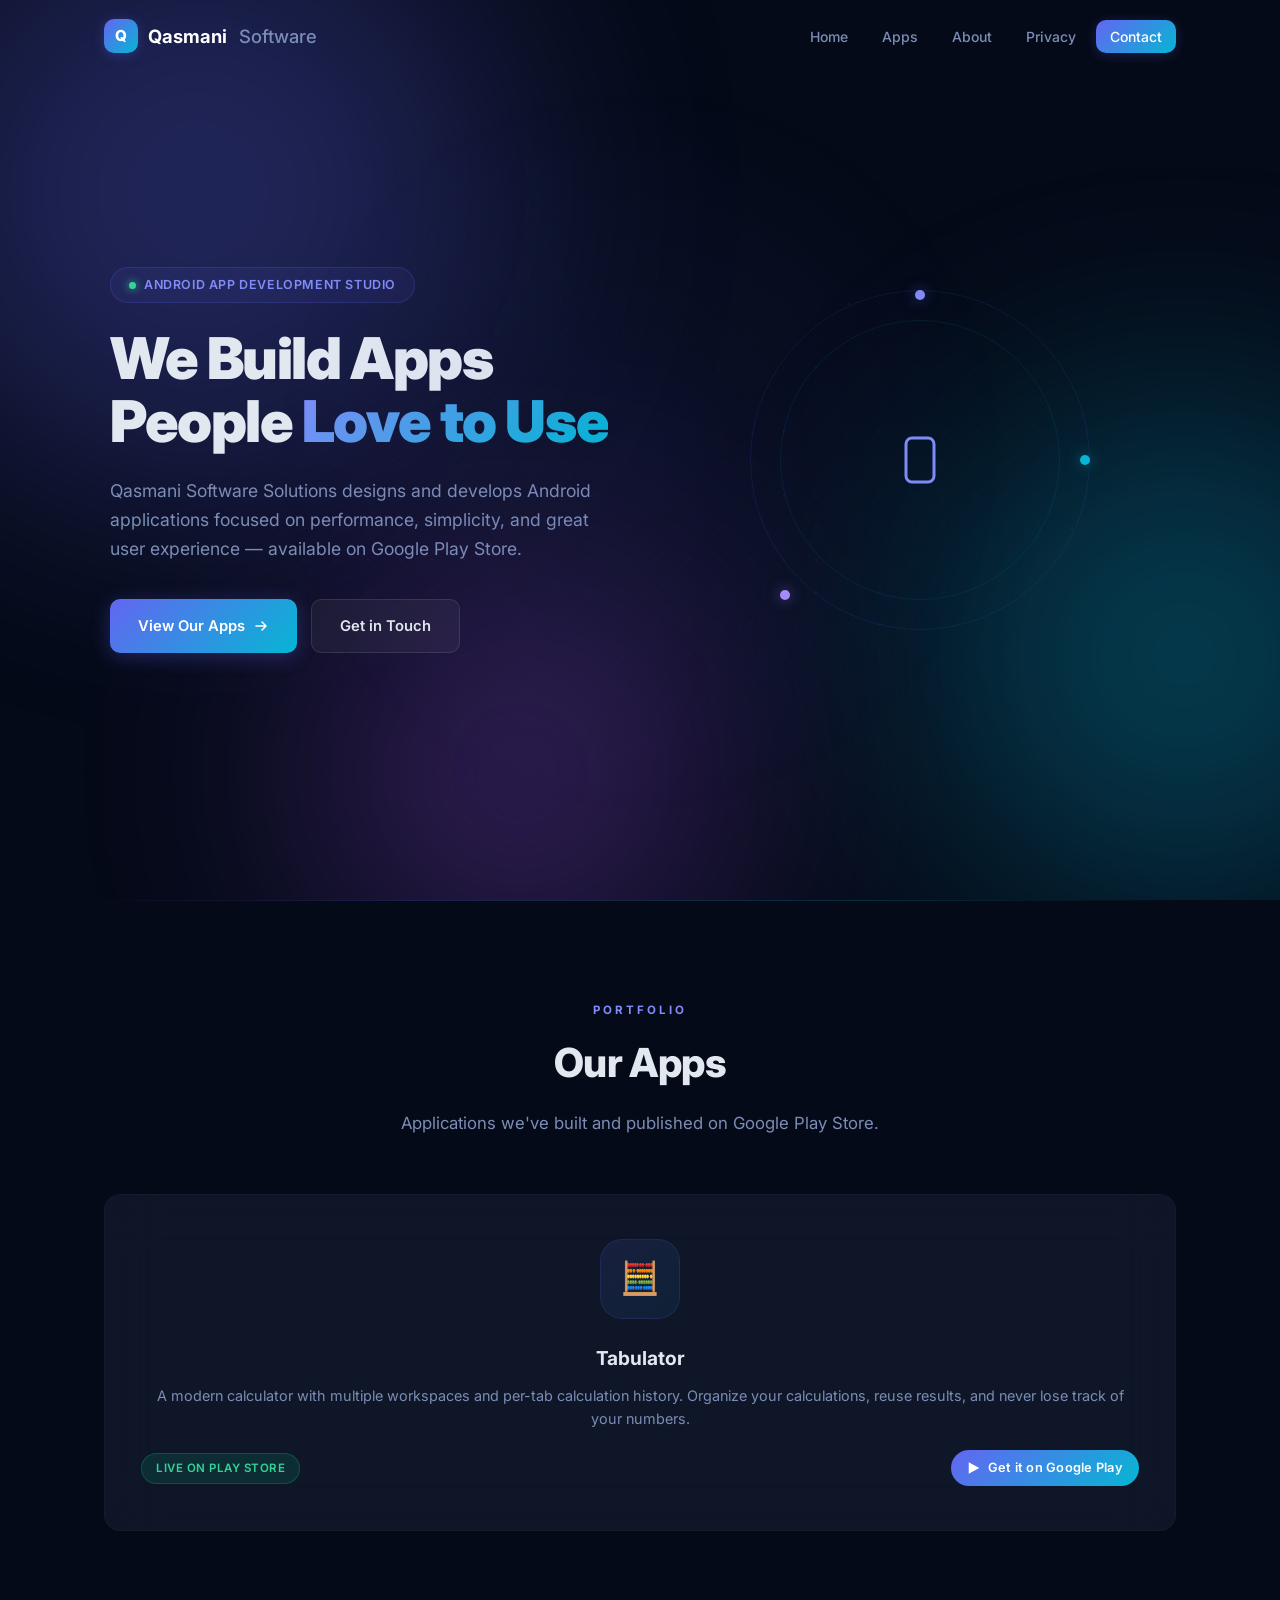
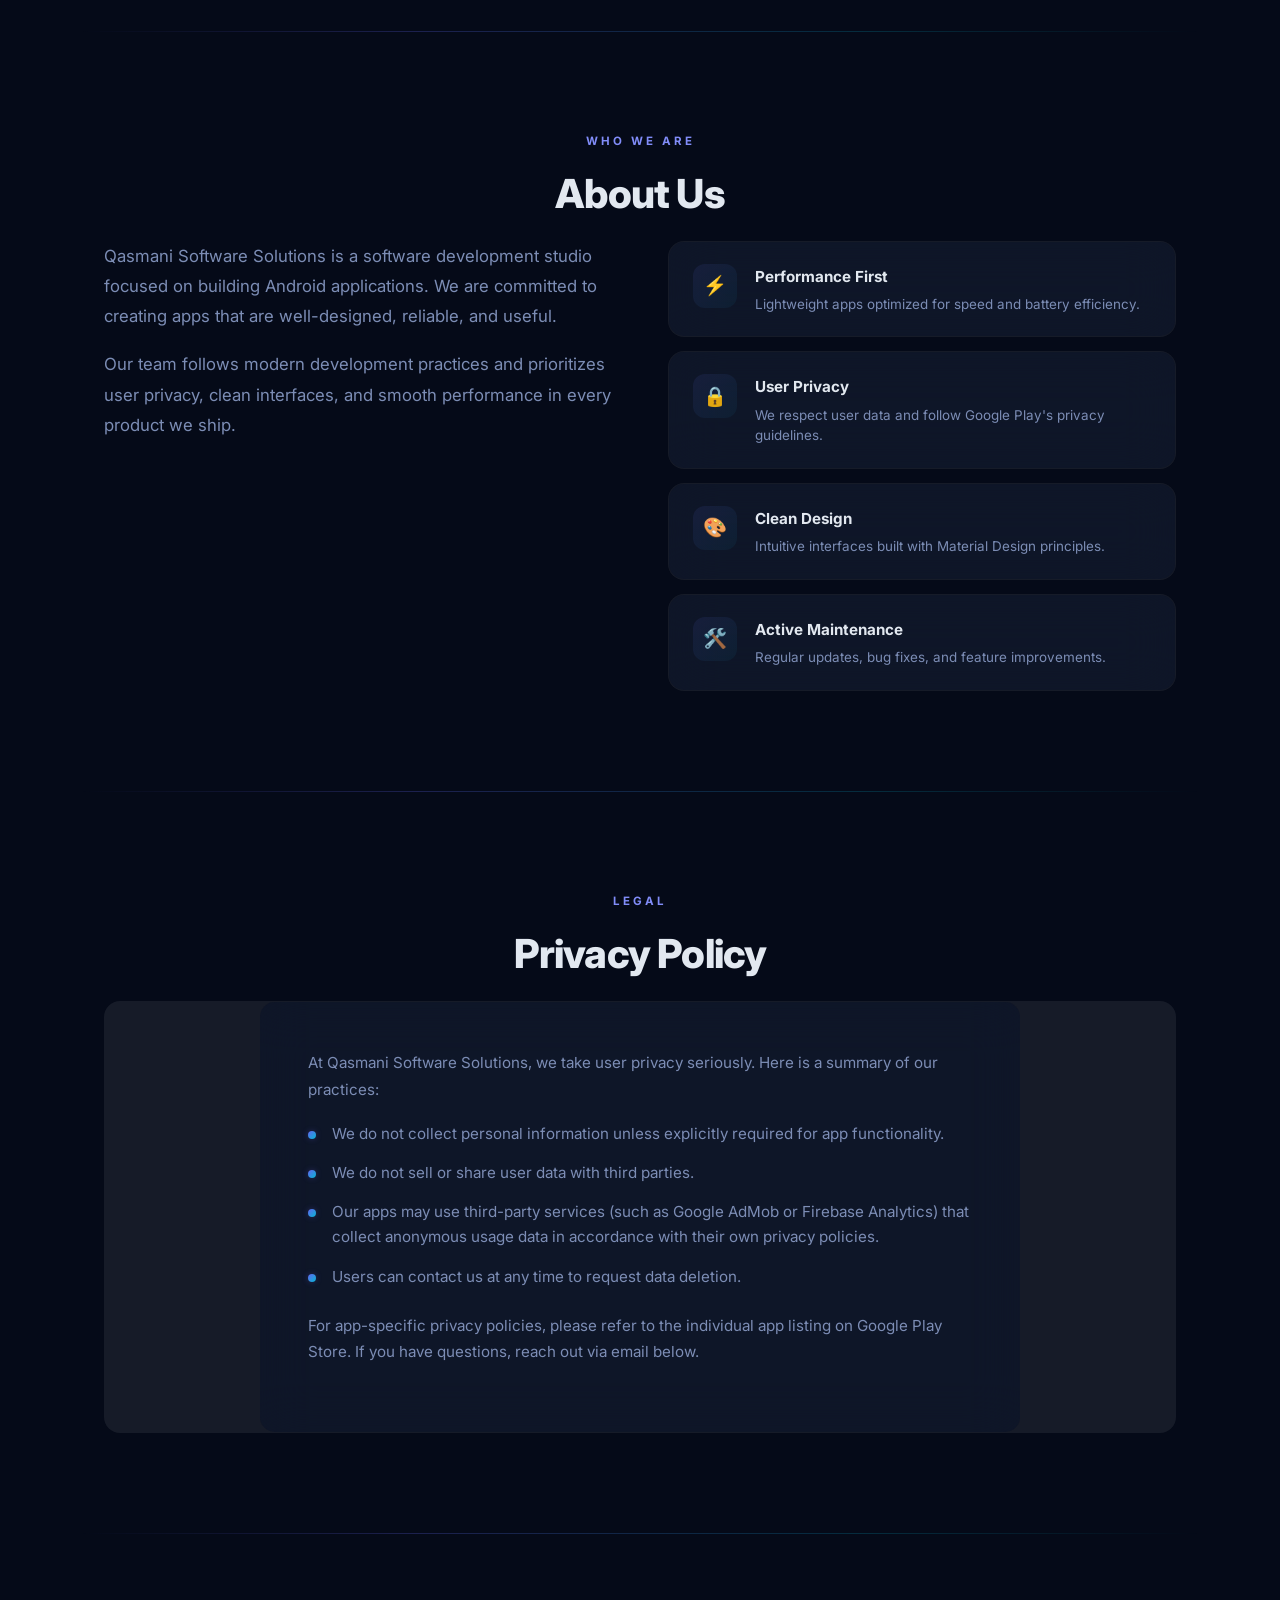
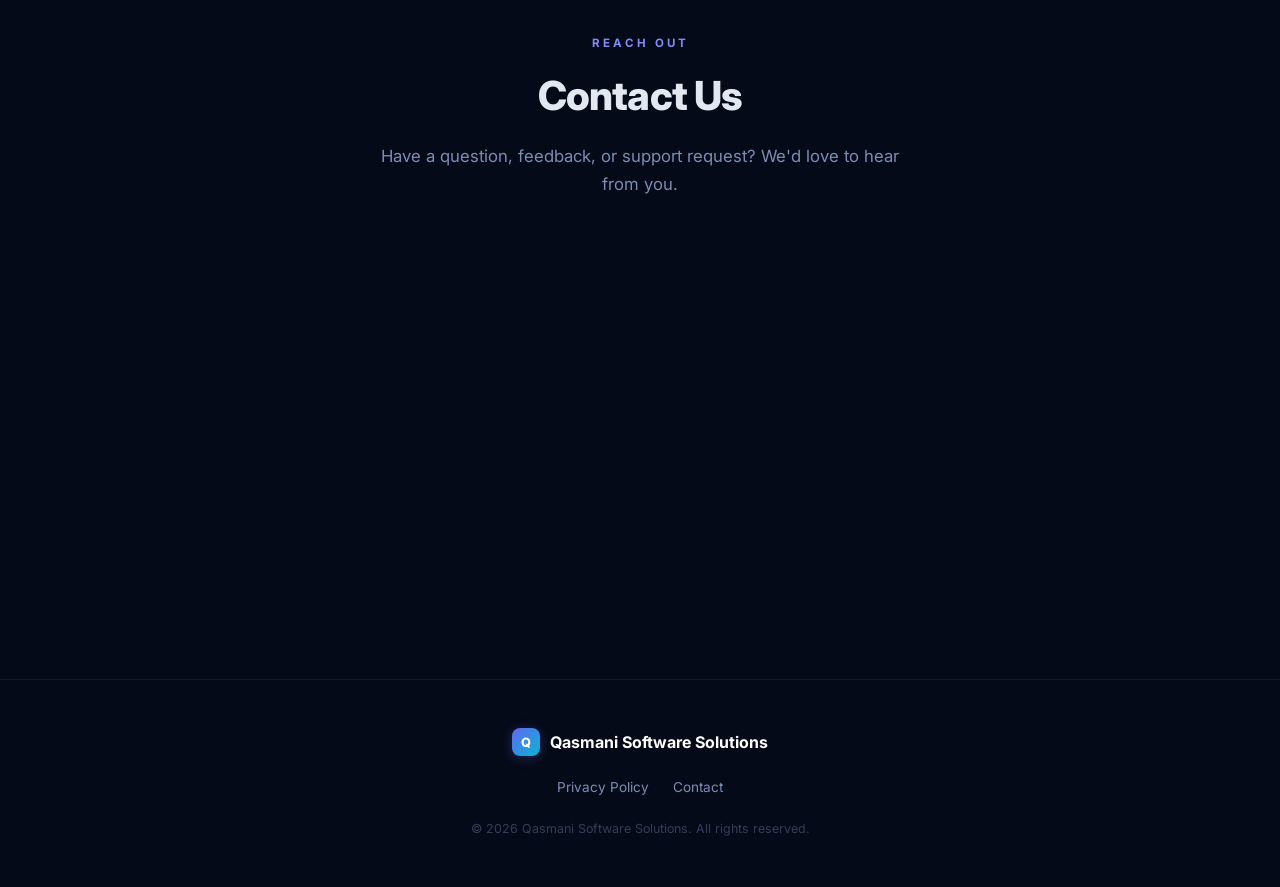
<file: index.html>
<!DOCTYPE html>
<html lang="en">
<head>
  <meta charset="UTF-8">
  <meta name="viewport" content="width=device-width, initial-scale=1.0">
  <title>Qasmani Software Solutions — Android App Development Studio</title>
  <meta name="description" content="Qasmani Software Solutions builds high-quality Android applications published on Google Play Store.">
  <link rel="icon" href="data:image/svg+xml,<svg xmlns='http://www.w3.org/2000/svg' viewBox='0 0 100 100'><rect rx='20' width='100' height='100' fill='%236366f1'/><text x='50' y='68' font-size='60' font-weight='800' font-family='system-ui' fill='white' text-anchor='middle'>Q</text></svg>">
  <link rel="stylesheet" href="style.css">
  <link rel="preconnect" href="https://fonts.googleapis.com">
  <link href="https://fonts.googleapis.com/css2?family=Inter:wght@400;500;600;700;800;900&display=swap" rel="stylesheet">
</head>
<body>

  <div class="bg-blobs" aria-hidden="true">
    <div class="blob blob-1"></div>
    <div class="blob blob-2"></div>
    <div class="blob blob-3"></div>
  </div>
  <div class="dot-grid" aria-hidden="true"></div>

  <nav class="navbar">
    <div class="container nav-container">
      <a href="#" class="logo">
        <span class="logo-icon">Q</span>
        Qasmani<span class="logo-accent">Software</span>
      </a>
      <ul class="nav-links">
        <li><a href="#home">Home</a></li>
        <li><a href="#apps">Apps</a></li>
        <li><a href="#about">About</a></li>
        <li><a href="#privacy">Privacy</a></li>
        <li><a href="#contact" class="nav-cta">Contact</a></li>
      </ul>
      <button class="nav-toggle" aria-label="Toggle menu">
        <span></span><span></span><span></span>
      </button>
    </div>
  </nav>

  <section id="home" class="hero">
    <div class="container hero-content">
      <div class="hero-text" data-animate>
        <p class="hero-badge">
          <span class="badge-dot"></span>
          Android App Development Studio
        </p>
        <h1>We Build Apps<br>People <span class="gradient-text">Love to Use</span></h1>
        <p class="hero-desc">Qasmani Software Solutions designs and develops Android applications focused on performance, simplicity, and great user experience — available on Google Play Store.</p>
        <div class="hero-actions">
          <a href="#apps" class="btn btn-primary glow-btn">
            <span>View Our Apps</span>
            <svg width="16" height="16" viewBox="0 0 16 16" fill="none"><path d="M3 8h10m0 0L9 4m4 4L9 12" stroke="currentColor" stroke-width="1.5" stroke-linecap="round" stroke-linejoin="round"/></svg>
          </a>
          <a href="#contact" class="btn btn-glass">Get in Touch</a>
        </div>
      </div>
      <div class="hero-visual" data-animate>
        <div class="hero-orbit">
          <div class="orbit-ring orbit-ring-1"></div>
          <div class="orbit-ring orbit-ring-2"></div>
          <div class="orbit-dot orbit-dot-1"></div>
          <div class="orbit-dot orbit-dot-2"></div>
          <div class="orbit-dot orbit-dot-3"></div>
          <div class="orbit-center">
            <svg viewBox="0 0 24 24" fill="none" width="48" height="48">
              <rect x="5" y="1" width="14" height="22" rx="3" stroke="url(#g1)" stroke-width="1.5"/>
              <line x1="10" y1="20" x2="14" y2="20" stroke="url(#g1)" stroke-width="1.5" stroke-linecap="round"/>
              <defs><linearGradient id="g1" x1="0" y1="0" x2="24" y2="24"><stop stop-color="#818cf8"/><stop offset="1" stop-color="#06b6d4"/></linearGradient></defs>
            </svg>
          </div>
        </div>
      </div>
    </div>
    <div class="hero-glow"></div>
  </section>

  <div class="section-divider"><div class="divider-line"></div></div>

  <section id="apps" class="apps">
    <div class="container">
      <p class="section-label" data-animate>Portfolio</p>
      <h2 class="section-title" data-animate>Our Apps</h2>
      <p class="section-subtitle" data-animate>Applications we've built and published on Google Play Store.</p>
      <div class="apps-grid">
        <div class="glow-card" data-animate>
          <div class="glow-card-inner app-card">
            <div class="app-icon-wrap">
              <div class="app-icon">&#129518;</div>
            </div>
            <h3>Tabulator</h3>
            <p>A modern calculator with multiple workspaces and per-tab calculation history. Organize your calculations, reuse results, and never lose track of your numbers.</p>
            <div class="app-card-footer">
              <span class="card-tag card-tag-live">Live on Play Store</span>
              <a href="https://play.google.com/store/apps/details?id=com.qasmanisoftwaresolutions.tabulator" class="btn-play" target="_blank" rel="noopener">
                <svg width="14" height="14" viewBox="0 0 24 24" fill="currentColor"><path d="M3 22V2l18 10L3 22z"/></svg>
                Get it on Google Play
              </a>
            </div>
          </div>
        </div>
      </div>
    </div>
  </section>

  <div class="section-divider"><div class="divider-line"></div></div>

  <section id="about" class="about">
    <div class="container">
      <p class="section-label" data-animate>Who We Are</p>
      <h2 class="section-title" data-animate>About Us</h2>
      <div class="about-grid">
        <div class="about-text" data-animate>
          <p>Qasmani Software Solutions is a software development studio focused on building Android applications. We are committed to creating apps that are well-designed, reliable, and useful.</p>
          <p>Our team follows modern development practices and prioritizes user privacy, clean interfaces, and smooth performance in every product we ship.</p>
        </div>
        <div class="values-list">
          <div class="glow-card" data-animate>
            <div class="glow-card-inner value-item">
              <span class="value-icon">&#9889;</span>
              <div><h4>Performance First</h4><p>Lightweight apps optimized for speed and battery efficiency.</p></div>
            </div>
          </div>
          <div class="glow-card" data-animate>
            <div class="glow-card-inner value-item">
              <span class="value-icon">&#128274;</span>
              <div><h4>User Privacy</h4><p>We respect user data and follow Google Play's privacy guidelines.</p></div>
            </div>
          </div>
          <div class="glow-card" data-animate>
            <div class="glow-card-inner value-item">
              <span class="value-icon">&#127912;</span>
              <div><h4>Clean Design</h4><p>Intuitive interfaces built with Material Design principles.</p></div>
            </div>
          </div>
          <div class="glow-card" data-animate>
            <div class="glow-card-inner value-item">
              <span class="value-icon">&#128736;&#65039;</span>
              <div><h4>Active Maintenance</h4><p>Regular updates, bug fixes, and feature improvements.</p></div>
            </div>
          </div>
        </div>
      </div>
    </div>
  </section>

  <div class="section-divider"><div class="divider-line"></div></div>

  <section id="privacy" class="privacy">
    <div class="container">
      <p class="section-label" data-animate>Legal</p>
      <h2 class="section-title" data-animate>Privacy Policy</h2>
      <div class="glow-card" data-animate>
        <div class="glow-card-inner privacy-card">
          <p>At Qasmani Software Solutions, we take user privacy seriously. Here is a summary of our practices:</p>
          <ul>
            <li>We do not collect personal information unless explicitly required for app functionality.</li>
            <li>We do not sell or share user data with third parties.</li>
            <li>Our apps may use third-party services (such as Google AdMob or Firebase Analytics) that collect anonymous usage data in accordance with their own privacy policies.</li>
            <li>Users can contact us at any time to request data deletion.</li>
          </ul>
          <p>For app-specific privacy policies, please refer to the individual app listing on Google Play Store. If you have questions, reach out via email below.</p>
        </div>
      </div>
    </div>
  </section>

  <div class="section-divider"><div class="divider-line"></div></div>

  <section id="contact" class="contact">
    <div class="container">
      <p class="section-label" data-animate>Reach Out</p>
      <h2 class="section-title" data-animate>Contact Us</h2>
      <p class="section-subtitle" data-animate>Have a question, feedback, or support request? We'd love to hear from you.</p>
      <div class="contact-cards" data-animate>
        <a href="mailto:qasmanisoftwaresolutions@gmail.com" class="glow-card contact-link-card">
          <div class="glow-card-inner contact-card-inner">
            <div class="contact-icon-wrap">
              <svg width="28" height="28" viewBox="0 0 24 24" fill="none">
                <rect x="2" y="4" width="20" height="16" rx="3" stroke="url(#ge)" stroke-width="1.5"/>
                <path d="M2 7l10 7 10-7" stroke="url(#ge)" stroke-width="1.5" stroke-linecap="round" stroke-linejoin="round"/>
                <defs><linearGradient id="ge" x1="0" y1="0" x2="24" y2="24"><stop stop-color="#818cf8"/><stop offset="1" stop-color="#06b6d4"/></linearGradient></defs>
              </svg>
            </div>
            <h3>Email Us</h3>
            <p class="contact-email">qasmanisoftwaresolutions@gmail.com</p>
            <span class="contact-action">
              Send an Email
              <svg width="14" height="14" viewBox="0 0 16 16" fill="none"><path d="M3 8h10m0 0L9 4m4 4L9 12" stroke="currentColor" stroke-width="1.5" stroke-linecap="round" stroke-linejoin="round"/></svg>
            </span>
          </div>
        </a>
      </div>
    </div>
  </section>

  <footer class="footer">
    <div class="container footer-content">
      <a href="#" class="footer-logo">
        <span class="logo-icon logo-icon-sm">Q</span>
        Qasmani Software Solutions
      </a>
      <div class="footer-links">
        <a href="#privacy">Privacy Policy</a>
        <a href="mailto:qasmanisoftwaresolutions@gmail.com">Contact</a>
      </div>
      <p class="footer-copy">&copy; 2026 Qasmani Software Solutions. All rights reserved.</p>
    </div>
  </footer>

  <script>
    const toggle = document.querySelector('.nav-toggle');
    const links = document.querySelector('.nav-links');
    toggle.addEventListener('click', () => {
      toggle.classList.toggle('active');
      links.classList.toggle('open');
    });

    const observer = new IntersectionObserver((entries) => {
      entries.forEach((e, i) => {
        if (e.isIntersecting) {
          setTimeout(() => e.target.classList.add('in-view'), i * 80);
        }
      });
    }, { threshold: 0.1 });
    document.querySelectorAll('[data-animate]').forEach(el => observer.observe(el));

    const navbar = document.querySelector('.navbar');
    window.addEventListener('scroll', () => {
      navbar.classList.toggle('scrolled', window.scrollY > 40);
    });

    document.querySelectorAll('.glow-card').forEach(card => {
      card.addEventListener('mousemove', e => {
        const rect = card.getBoundingClientRect();
        card.style.setProperty('--mx', (e.clientX - rect.left) + 'px');
        card.style.setProperty('--my', (e.clientY - rect.top) + 'px');
      });
    });
  </script>
</body>
</html>
</file>
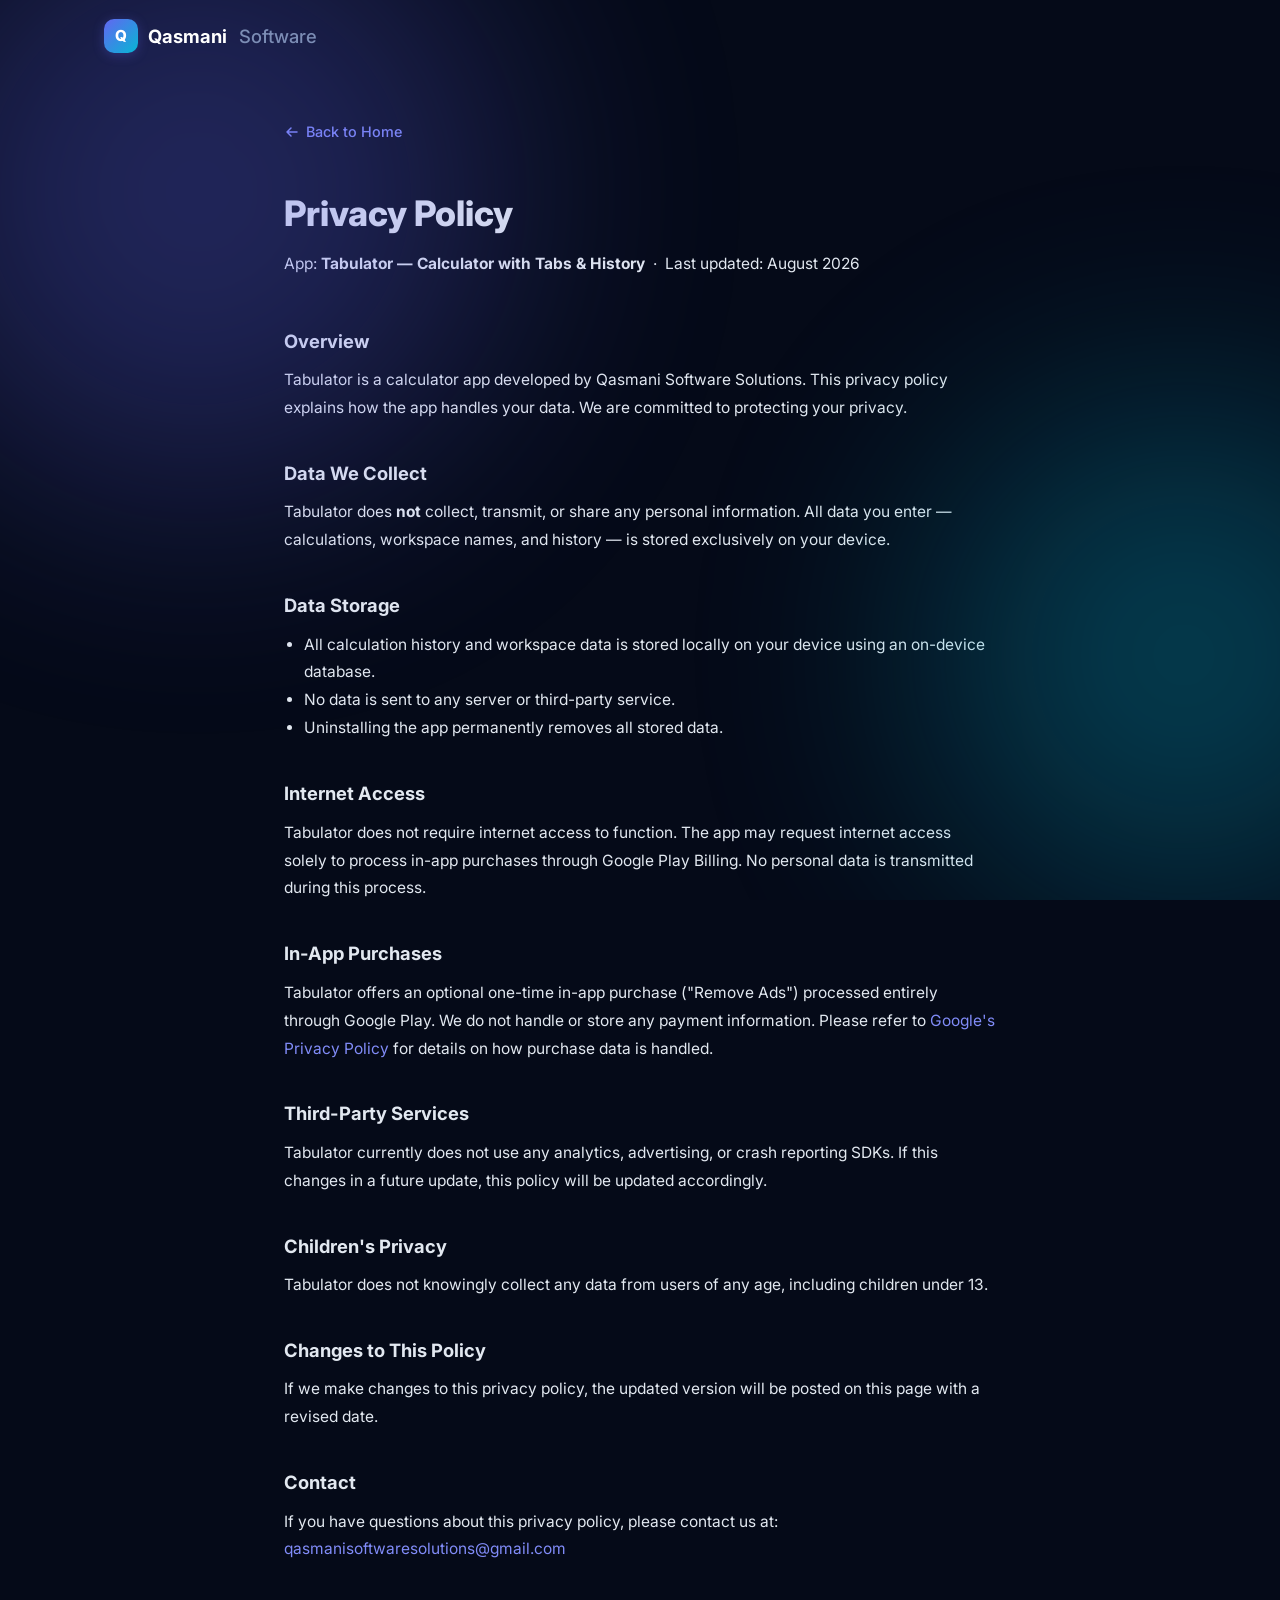
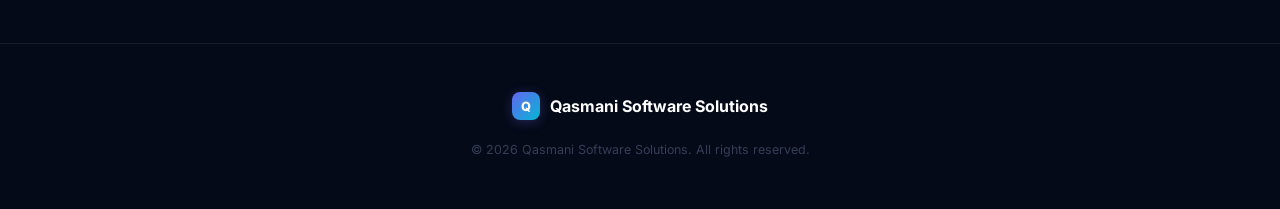
<file: tabulator-privacy-policy.html>
<!DOCTYPE html>
<html lang="en">
<head>
  <meta charset="UTF-8">
  <meta name="viewport" content="width=device-width, initial-scale=1.0">
  <title>Tabulator — Privacy Policy | Qasmani Software Solutions</title>
  <meta name="description" content="Privacy policy for the Tabulator app by Qasmani Software Solutions.">
  <link rel="icon" href="data:image/svg+xml,<svg xmlns='http://www.w3.org/2000/svg' viewBox='0 0 100 100'><rect rx='20' width='100' height='100' fill='%236366f1'/><text x='50' y='68' font-size='60' font-weight='800' font-family='system-ui' fill='white' text-anchor='middle'>Q</text></svg>">
  <link rel="stylesheet" href="style.css">
  <link rel="preconnect" href="https://fonts.googleapis.com">
  <link href="https://fonts.googleapis.com/css2?family=Inter:wght@400;500;600;700;800;900&display=swap" rel="stylesheet">
  <style>
    .policy-wrap { max-width: 760px; margin: 0 auto; padding: 120px 24px 80px; }
    .policy-wrap h1 { font-size: 2.2rem; font-weight: 800; margin-bottom: 8px; }
    .policy-meta { color: var(--muted); font-size: .9rem; margin-bottom: 48px; }
    .policy-wrap h2 { font-size: 1.15rem; font-weight: 700; margin: 36px 0 10px; color: var(--text); }
    .policy-wrap p, .policy-wrap li { font-size: .97rem; line-height: 1.8; color: var(--muted); }
    .policy-wrap ul { padding-left: 20px; margin: 8px 0; }
    .policy-wrap a { color: #818cf8; text-decoration: none; }
    .policy-wrap a:hover { text-decoration: underline; }
    .back-link { display: inline-flex; align-items: center; gap: 6px; color: #818cf8; font-size: .9rem; font-weight: 500; text-decoration: none; margin-bottom: 40px; }
    .back-link:hover { text-decoration: underline; }
  </style>
</head>
<body>

  <div class="bg-blobs" aria-hidden="true">
    <div class="blob blob-1"></div>
    <div class="blob blob-2"></div>
  </div>

  <nav class="navbar">
    <div class="container nav-container">
      <a href="index.html" class="logo">
        <span class="logo-icon">Q</span>
        Qasmani<span class="logo-accent">Software</span>
      </a>
    </div>
  </nav>

  <div class="policy-wrap">
    <a href="index.html" class="back-link">
      <svg width="16" height="16" viewBox="0 0 16 16" fill="none"><path d="M13 8H3m0 0l4-4M3 8l4 4" stroke="currentColor" stroke-width="1.5" stroke-linecap="round" stroke-linejoin="round"/></svg>
      Back to Home
    </a>

    <h1>Privacy Policy</h1>
    <p class="policy-meta">App: <strong style="color:var(--text)">Tabulator — Calculator with Tabs &amp; History</strong> &nbsp;·&nbsp; Last updated: August 2026</p>

    <h2>Overview</h2>
    <p>Tabulator is a calculator app developed by Qasmani Software Solutions. This privacy policy explains how the app handles your data. We are committed to protecting your privacy.</p>

    <h2>Data We Collect</h2>
    <p>Tabulator does <strong style="color:var(--text)">not</strong> collect, transmit, or share any personal information. All data you enter — calculations, workspace names, and history — is stored exclusively on your device.</p>

    <h2>Data Storage</h2>
    <ul>
      <li>All calculation history and workspace data is stored locally on your device using an on-device database.</li>
      <li>No data is sent to any server or third-party service.</li>
      <li>Uninstalling the app permanently removes all stored data.</li>
    </ul>

    <h2>Internet Access</h2>
    <p>Tabulator does not require internet access to function. The app may request internet access solely to process in-app purchases through Google Play Billing. No personal data is transmitted during this process.</p>

    <h2>In-App Purchases</h2>
    <p>Tabulator offers an optional one-time in-app purchase ("Remove Ads") processed entirely through Google Play. We do not handle or store any payment information. Please refer to <a href="https://policies.google.com/privacy" target="_blank" rel="noopener">Google's Privacy Policy</a> for details on how purchase data is handled.</p>

    <h2>Third-Party Services</h2>
    <p>Tabulator currently does not use any analytics, advertising, or crash reporting SDKs. If this changes in a future update, this policy will be updated accordingly.</p>

    <h2>Children's Privacy</h2>
    <p>Tabulator does not knowingly collect any data from users of any age, including children under 13.</p>

    <h2>Changes to This Policy</h2>
    <p>If we make changes to this privacy policy, the updated version will be posted on this page with a revised date.</p>

    <h2>Contact</h2>
    <p>If you have questions about this privacy policy, please contact us at:<br>
    <a href="mailto:qasmanisoftwaresolutions@gmail.com">qasmanisoftwaresolutions@gmail.com</a></p>
  </div>

  <footer class="footer">
    <div class="container footer-content">
      <a href="index.html" class="footer-logo">
        <span class="logo-icon logo-icon-sm">Q</span>
        Qasmani Software Solutions
      </a>
      <p class="footer-copy">&copy; 2026 Qasmani Software Solutions. All rights reserved.</p>
    </div>
  </footer>

</body>
</html>
</file>
<file: style.css>
*, *::before, *::after { margin: 0; padding: 0; box-sizing: border-box; }

:root {
  --primary: #6366f1;
  --primary-light: #818cf8;
  --accent: #06b6d4;
  --bg: #050a18;
  --bg-surface: #0c1425;
  --bg-card: rgba(12, 20, 40, .7);
  --border: rgba(255, 255, 255, .07);
  --text: #e2e8f0;
  --text-muted: #7c8db5;
  --white: #ffffff;
  --radius: 16px;
  --radius-sm: 10px;
  --green: #34d399;
}

html { scroll-behavior: smooth; }

body {
  font-family: 'Inter', -apple-system, sans-serif;
  background: var(--bg);
  color: var(--text);
  line-height: 1.65;
  overflow-x: hidden;
}

.container { max-width: 1120px; margin: 0 auto; padding: 0 24px; }

/* ── Dot Grid Background ── */
.dot-grid {
  position: fixed; inset: 0; z-index: 0; pointer-events: none;
  background-image: radial-gradient(rgba(255,255,255,.04) 1px, transparent 1px);
  background-size: 32px 32px;
  mask-image: radial-gradient(ellipse at center, black 30%, transparent 75%);
  -webkit-mask-image: radial-gradient(ellipse at center, black 30%, transparent 75%);
}

/* ── Ambient Blobs ── */
.bg-blobs { position: fixed; inset: 0; z-index: 0; pointer-events: none; overflow: hidden; }
.blob {
  position: absolute; border-radius: 50%; filter: blur(130px); opacity: .3;
  animation: float 22s ease-in-out infinite alternate;
}
.blob-1 { width: 600px; height: 600px; background: var(--primary); top: -12%; left: -8%; }
.blob-2 { width: 500px; height: 500px; background: var(--accent); top: 45%; right: -12%; animation-delay: -8s; }
.blob-3 { width: 400px; height: 400px; background: #a855f7; bottom: -8%; left: 25%; animation-delay: -15s; }
@keyframes float {
  0%   { transform: translate(0, 0) scale(1); }
  100% { transform: translate(50px, -40px) scale(1.12); }
}

/* ── Glow Card (cursor-follow border glow) ── */
.glow-card {
  position: relative; border-radius: var(--radius); padding: 1px;
  background: var(--border);
  transition: transform .35s cubic-bezier(.16,1,.3,1), box-shadow .35s;
}
.glow-card::before {
  content: ''; position: absolute; inset: 0; border-radius: var(--radius);
  background: radial-gradient(400px circle at var(--mx, 50%) var(--my, 50%),
    rgba(99,102,241,.35), transparent 60%);
  opacity: 0; transition: opacity .4s;
  pointer-events: none;
}
.glow-card:hover::before { opacity: 1; }
.glow-card:hover { transform: translateY(-5px); box-shadow: 0 20px 60px rgba(0,0,0,.3); }
.glow-card-inner {
  background: var(--bg-card); backdrop-filter: blur(24px);
  border-radius: calc(var(--radius) - 1px); position: relative; z-index: 1;
}

/* ── Section Divider ── */
.section-divider { position: relative; z-index: 1; padding: 0 24px; }
.divider-line {
  max-width: 1120px; margin: 0 auto; height: 1px;
  background: linear-gradient(90deg, transparent, rgba(99,102,241,.25) 30%, rgba(6,182,212,.2) 70%, transparent);
}

/* ── Navbar ── */
.navbar {
  position: fixed; top: 0; width: 100%; z-index: 100;
  background: transparent; transition: background .35s, border-color .35s, backdrop-filter .35s;
  border-bottom: 1px solid transparent;
}
.navbar.scrolled {
  background: rgba(5, 10, 24, .82);
  backdrop-filter: blur(20px);
  border-bottom-color: var(--border);
}
.nav-container { display: flex; align-items: center; justify-content: space-between; height: 72px; }
.logo { display: flex; align-items: center; gap: 10px; font-size: 1.15rem; font-weight: 700; color: var(--white); text-decoration: none; }
.logo-icon {
  width: 34px; height: 34px; border-radius: 10px; display: grid; place-items: center;
  background: linear-gradient(135deg, var(--primary), var(--accent));
  font-weight: 800; font-size: .95rem; color: var(--white);
  box-shadow: 0 2px 12px rgba(99,102,241,.3);
}
.logo-accent { color: var(--text-muted); font-weight: 500; margin-left: 2px; }
.nav-links { list-style: none; display: flex; align-items: center; gap: 6px; }
.nav-links a {
  color: var(--text-muted); text-decoration: none; font-size: .875rem; font-weight: 500;
  padding: 8px 14px; border-radius: var(--radius-sm); transition: color .25s, background .25s;
}
.nav-links a:hover { color: var(--white); background: rgba(255,255,255,.06); }
.nav-cta {
  background: linear-gradient(135deg, var(--primary), var(--accent)) !important;
  color: var(--white) !important;
  box-shadow: 0 2px 12px rgba(99,102,241,.25);
}
.nav-toggle { display: none; background: none; border: none; cursor: pointer; width: 28px; height: 20px; position: relative; }
.nav-toggle span {
  display: block; position: absolute; left: 0; width: 100%; height: 2px;
  background: var(--white); border-radius: 2px; transition: .3s;
}
.nav-toggle span:nth-child(1) { top: 0; }
.nav-toggle span:nth-child(2) { top: 9px; }
.nav-toggle span:nth-child(3) { top: 18px; }
.nav-toggle.active span:nth-child(1) { top: 9px; transform: rotate(45deg); }
.nav-toggle.active span:nth-child(2) { opacity: 0; }
.nav-toggle.active span:nth-child(3) { top: 9px; transform: rotate(-45deg); }

/* ── Hero ── */
.hero {
  position: relative; z-index: 1;
  min-height: 100vh; display: flex; align-items: center; padding: 100px 0 80px;
}
.hero-glow {
  position: absolute; top: 50%; left: 50%; transform: translate(-50%, -50%);
  width: 800px; height: 800px; border-radius: 50%;
  background: radial-gradient(circle, rgba(99,102,241,.08) 0%, transparent 65%);
  pointer-events: none;
}
.hero-content { display: grid; grid-template-columns: 1fr 1fr; gap: 60px; align-items: center; }
.hero-badge {
  display: inline-flex; align-items: center; gap: 8px;
  padding: 7px 18px; border-radius: 999px;
  background: rgba(99, 102, 241, .08); border: 1px solid rgba(99, 102, 241, .2);
  font-size: .78rem; font-weight: 600; color: var(--primary-light);
  letter-spacing: .6px; text-transform: uppercase; margin-bottom: 24px;
}
.badge-dot {
  width: 7px; height: 7px; border-radius: 50%;
  background: var(--green); box-shadow: 0 0 8px var(--green);
  animation: pulse-dot 2s ease-in-out infinite;
}
@keyframes pulse-dot { 0%,100%{ opacity:1 } 50%{ opacity:.35 } }
.hero h1 { font-size: 3.6rem; font-weight: 900; line-height: 1.08; margin-bottom: 24px; letter-spacing: -.025em; }
.gradient-text {
  background: linear-gradient(135deg, var(--primary-light), var(--accent), #a78bfa);
  background-size: 200% auto;
  -webkit-background-clip: text; -webkit-text-fill-color: transparent;
  background-clip: text;
  animation: gradient-shift 4s ease-in-out infinite alternate;
}
@keyframes gradient-shift { 0%{ background-position: 0% 50% } 100%{ background-position: 100% 50% } }
.hero-desc { color: var(--text-muted); font-size: 1.1rem; margin-bottom: 36px; max-width: 500px; }
.hero-actions { display: flex; gap: 14px; flex-wrap: wrap; }

/* Hero Orbit Visual */
.hero-orbit { width: 340px; height: 340px; position: relative; margin: 0 auto; }
.orbit-ring {
  position: absolute; inset: 0; border-radius: 50%;
  border: 1px solid rgba(99,102,241,.12);
}
.orbit-ring-1 { inset: 30px; border-color: rgba(6,182,212,.1); animation: spin 25s linear infinite; }
.orbit-ring-2 { inset: 0; animation: spin 40s linear infinite reverse; }
@keyframes spin { to { transform: rotate(360deg); } }
.orbit-dot {
  position: absolute; width: 10px; height: 10px; border-radius: 50%;
  background: var(--primary-light); box-shadow: 0 0 14px rgba(99,102,241,.5);
}
.orbit-dot-1 { top: 0; left: 50%; transform: translateX(-50%); animation: spin 25s linear infinite; transform-origin: 50% 170px; }
.orbit-dot-2 { top: 50%; right: 0; transform: translateY(-50%); animation: spin 40s linear infinite reverse; transform-origin: -120px 50%; background: var(--accent); box-shadow: 0 0 14px rgba(6,182,212,.5); }
.orbit-dot-3 { bottom: 30px; left: 30px; animation: spin 30s linear infinite; transform-origin: 110px -60px; background: #a78bfa; box-shadow: 0 0 14px rgba(167,139,250,.5); }
.orbit-center {
  position: absolute; inset: 0; display: grid; place-items: center;
}

/* ── Buttons ── */
.btn {
  display: inline-flex; align-items: center; gap: 8px;
  padding: 14px 28px; border: none; border-radius: var(--radius-sm);
  font-size: .925rem; font-weight: 600; cursor: pointer; text-decoration: none;
  transition: transform .25s cubic-bezier(.16,1,.3,1), box-shadow .25s;
}
.btn:hover { transform: translateY(-2px); }
.btn:active { transform: translateY(0); }
.btn-primary {
  background: linear-gradient(135deg, var(--primary), var(--accent));
  color: var(--white);
  box-shadow: 0 4px 20px rgba(99, 102, 241, .3);
}
.btn-primary:hover { box-shadow: 0 8px 36px rgba(99, 102, 241, .5); }
.glow-btn { position: relative; overflow: hidden; }
.glow-btn::after {
  content: ''; position: absolute; top: -50%; left: -50%; width: 200%; height: 200%;
  background: linear-gradient(45deg, transparent, rgba(255,255,255,.1), transparent);
  transform: rotate(45deg) translateX(-100%);
  transition: none;
}
.glow-btn:hover::after { transform: rotate(45deg) translateX(100%); transition: transform .6s; }
.btn-glass {
  background: rgba(255,255,255,.05); color: var(--text);
  border: 1px solid rgba(255,255,255,.1);
  backdrop-filter: blur(8px);
}
.btn-glass:hover { background: rgba(255,255,255,.1); border-color: rgba(255,255,255,.15); }

/* ── Sections ── */
section { position: relative; z-index: 1; }
.section-label {
  text-align: center; font-size: .72rem; font-weight: 700; text-transform: uppercase;
  letter-spacing: 3px; color: var(--primary-light); margin-bottom: 10px;
}
.section-title { font-size: 2.5rem; font-weight: 800; text-align: center; margin-bottom: 14px; letter-spacing: -.02em; }
.section-subtitle { text-align: center; color: var(--text-muted); margin-bottom: 56px; font-size: 1.05rem; max-width: 540px; margin-left: auto; margin-right: auto; }

/* ── Apps ── */
.apps { padding: 100px 0; }
.apps-grid { display: grid; grid-template-columns: repeat(auto-fit, minmax(300px, 1fr)); gap: 24px; }
.app-card { padding: 44px 36px; text-align: center; }
.app-icon-wrap {
  width: 80px; height: 80px; margin: 0 auto 24px;
  border-radius: 22px; display: grid; place-items: center;
  background: linear-gradient(135deg, rgba(99,102,241,.12), rgba(6,182,212,.08));
  border: 1px solid rgba(99,102,241,.15);
}
.app-icon { font-size: 2rem; }
.app-card h3 { margin-bottom: 10px; font-size: 1.2rem; font-weight: 700; }
.app-card p { color: var(--text-muted); font-size: .9rem; margin-bottom: 20px; line-height: 1.6; }
.card-tag {
  display: inline-block; padding: 5px 14px; border-radius: 999px; font-size: .72rem;
  font-weight: 600; letter-spacing: .5px; text-transform: uppercase;
  background: rgba(52, 211, 153, .08); color: var(--green); border: 1px solid rgba(52, 211, 153, .15);
}

/* ── About ── */
.about { padding: 100px 0; }
.about-grid { display: grid; grid-template-columns: 1fr 1fr; gap: 56px; align-items: start; }
.about-text p { color: var(--text-muted); font-size: 1.05rem; margin-bottom: 18px; line-height: 1.8; }
.values-list { display: flex; flex-direction: column; gap: 14px; }
.value-item { display: flex; gap: 18px; align-items: flex-start; padding: 22px 24px; }
.value-icon {
  font-size: 1.2rem; flex-shrink: 0; width: 44px; height: 44px; display: grid; place-items: center;
  border-radius: 12px;
  background: linear-gradient(135deg, rgba(99,102,241,.1), rgba(6,182,212,.06));
}
.value-item h4 { font-size: .95rem; margin-bottom: 5px; font-weight: 700; }
.value-item p { color: var(--text-muted); font-size: .84rem; line-height: 1.55; }

/* ── Privacy ── */
.privacy { padding: 100px 0; }
.privacy-card { max-width: 760px; margin: 0 auto; padding: 48px; }
.privacy-card p { color: var(--text-muted); font-size: .95rem; margin-bottom: 18px; line-height: 1.75; }
.privacy-card ul { list-style: none; padding: 0; margin-bottom: 24px; }
.privacy-card li {
  position: relative; padding-left: 24px; color: var(--text-muted); font-size: .95rem;
  margin-bottom: 14px; line-height: 1.65;
}
.privacy-card li::before {
  content: ''; position: absolute; left: 0; top: 10px;
  width: 8px; height: 8px; border-radius: 50%;
  background: linear-gradient(135deg, var(--primary), var(--accent));
  box-shadow: 0 0 6px rgba(99,102,241,.3);
}

/* ── Contact ── */
.contact { padding: 100px 0; }
.contact-cards { max-width: 480px; margin: 0 auto; }
.contact-link-card { text-decoration: none; color: inherit; display: block; }
.contact-card-inner { padding: 48px 40px; text-align: center; }
.contact-icon-wrap {
  width: 64px; height: 64px; margin: 0 auto 24px; border-radius: 16px;
  display: grid; place-items: center;
  background: linear-gradient(135deg, rgba(99,102,241,.1), rgba(6,182,212,.06));
  border: 1px solid rgba(99,102,241,.12);
}
.contact-card-inner h3 { font-size: 1.3rem; font-weight: 700; margin-bottom: 10px; }
.contact-email { color: var(--primary-light); font-size: 1rem; font-weight: 500; margin-bottom: 24px; word-break: break-all; }
.contact-action {
  display: inline-flex; align-items: center; gap: 6px;
  font-size: .85rem; font-weight: 600; color: var(--accent);
  padding: 10px 22px; border-radius: var(--radius-sm);
  background: rgba(6,182,212,.08); border: 1px solid rgba(6,182,212,.15);
  transition: background .25s, transform .25s;
}
.contact-link-card:hover .contact-action { background: rgba(6,182,212,.15); transform: translateX(4px); }

/* ── Footer ── */
.footer {
  position: relative; z-index: 1;
  padding: 48px 0; border-top: 1px solid var(--border);
}
.footer-content { display: flex; flex-direction: column; align-items: center; gap: 20px; text-align: center; }
.footer-logo { display: flex; align-items: center; gap: 10px; text-decoration: none; color: var(--white); font-weight: 700; font-size: 1rem; }
.logo-icon-sm { width: 28px; height: 28px; font-size: .8rem; border-radius: 8px; }
.footer-links { display: flex; gap: 24px; }
.footer-links a { color: var(--text-muted); text-decoration: none; font-size: .85rem; transition: color .25s; }
.footer-links a:hover { color: var(--white); }
.footer-copy { color: rgba(124, 141, 181, .4); font-size: .78rem; }

/* ── Scroll Animations ── */
[data-animate] {
  opacity: 0; transform: translateY(28px);
  transition: opacity .8s cubic-bezier(.16,1,.3,1), transform .8s cubic-bezier(.16,1,.3,1);
}
[data-animate].in-view { opacity: 1; transform: translateY(0); }

/* ── App card footer ── */
.app-card-footer { display: flex; align-items: center; justify-content: space-between; flex-wrap: wrap; gap: 10px; margin-top: 16px; }
.card-tag-live { background: rgba(16,185,129,.15); color: #34d399; border-color: rgba(16,185,129,.25); }
.btn-play {
  display: inline-flex; align-items: center; gap: 7px;
  background: linear-gradient(135deg, #6366f1, #06b6d4);
  color: #fff; font-size: .8rem; font-weight: 600; letter-spacing: .02em;
  padding: 7px 16px; border-radius: 999px; text-decoration: none;
  transition: opacity .2s, transform .2s;
}
.btn-play:hover { opacity: .88; transform: translateY(-1px); }

/* ── Responsive ── */
@media (max-width: 900px) {
  .hero-content { grid-template-columns: 1fr; text-align: center; }
  .hero-desc { margin-left: auto; margin-right: auto; }
  .hero-actions { justify-content: center; }
  .hero-visual { display: none; }
  .about-grid { grid-template-columns: 1fr; }
}

@media (max-width: 768px) {
  .nav-links {
    display: none; flex-direction: column; position: absolute; top: 72px; left: 0; width: 100%;
    background: rgba(5,10,24,.96); backdrop-filter: blur(24px);
    padding: 20px 24px; gap: 4px; border-bottom: 1px solid var(--border);
  }
  .nav-links.open { display: flex; }
  .nav-links a { padding: 12px 16px; }
  .nav-toggle { display: block; }
  .hero h1 { font-size: 2.4rem; }
  .section-title { font-size: 1.9rem; }
  .privacy-card { padding: 28px 20px; }
  .contact-card-inner { padding: 36px 24px; }
  .blob { opacity: .18; }
}
</file>
